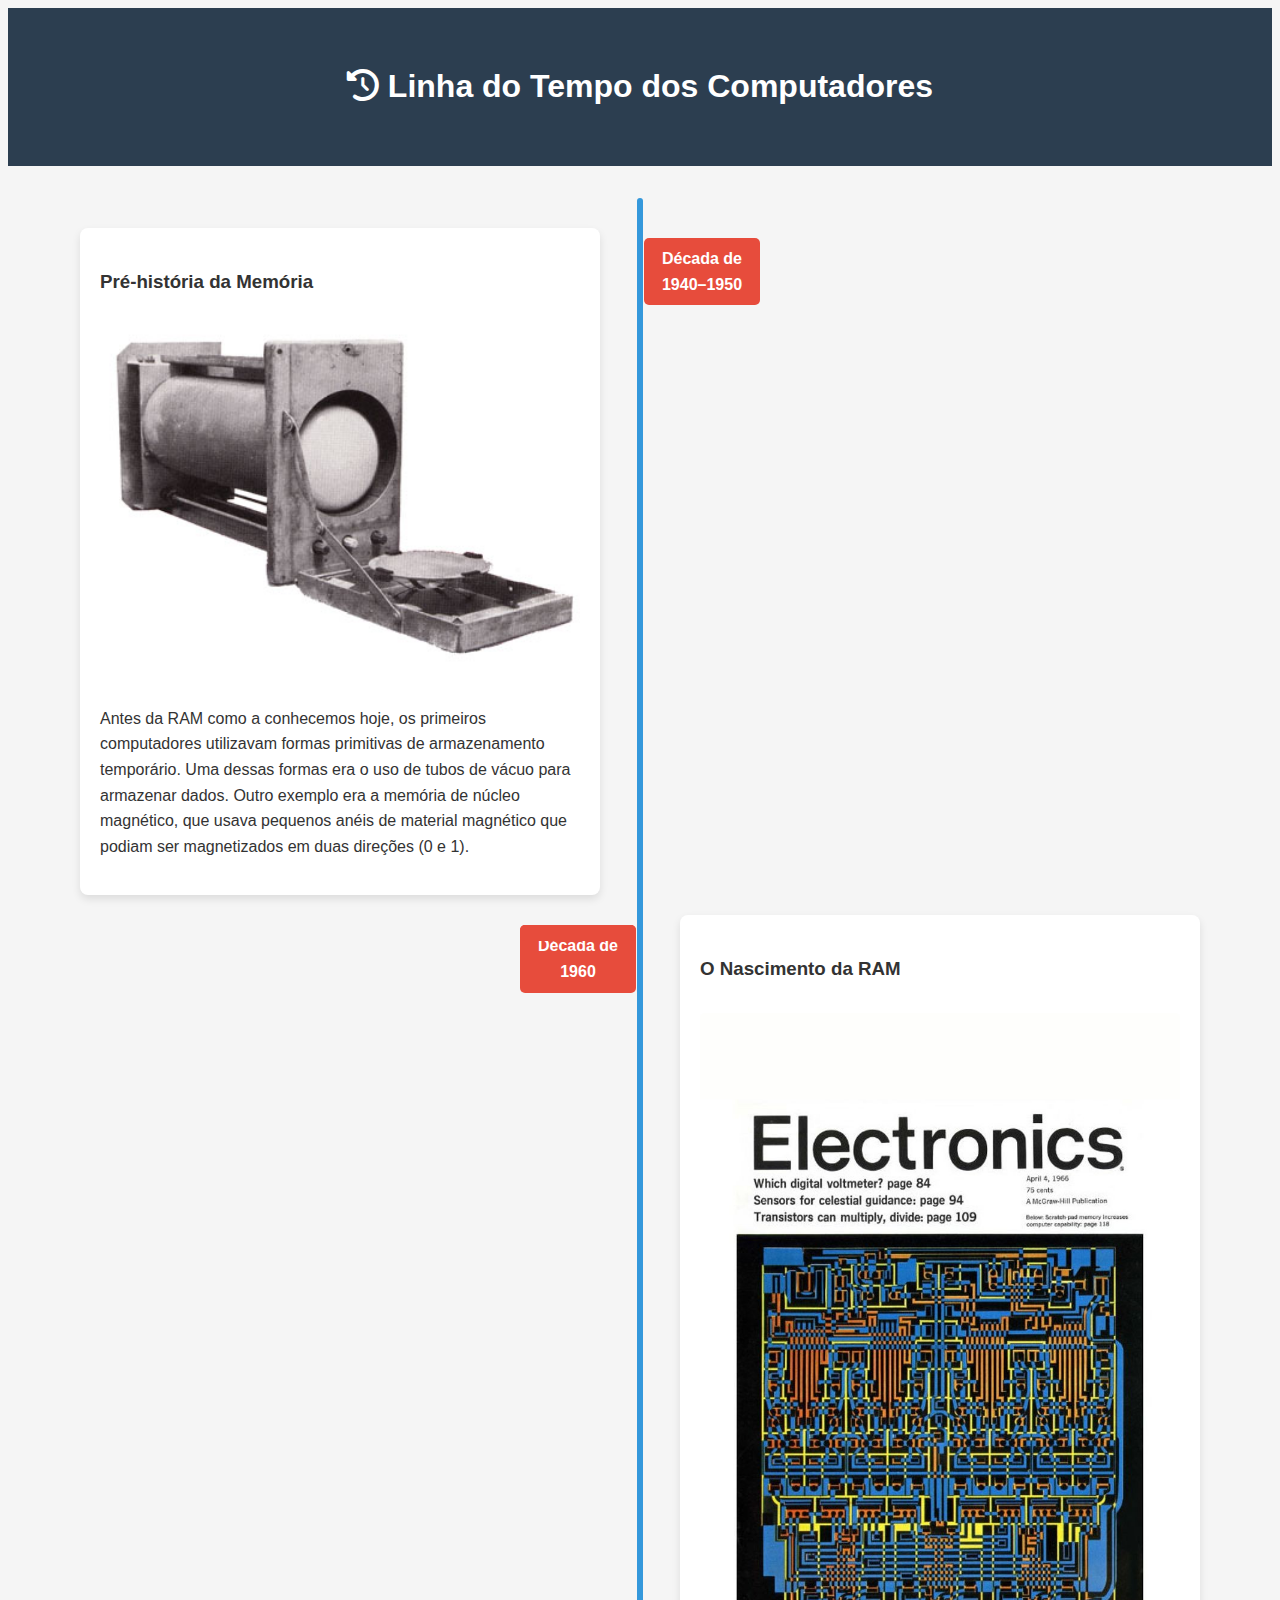
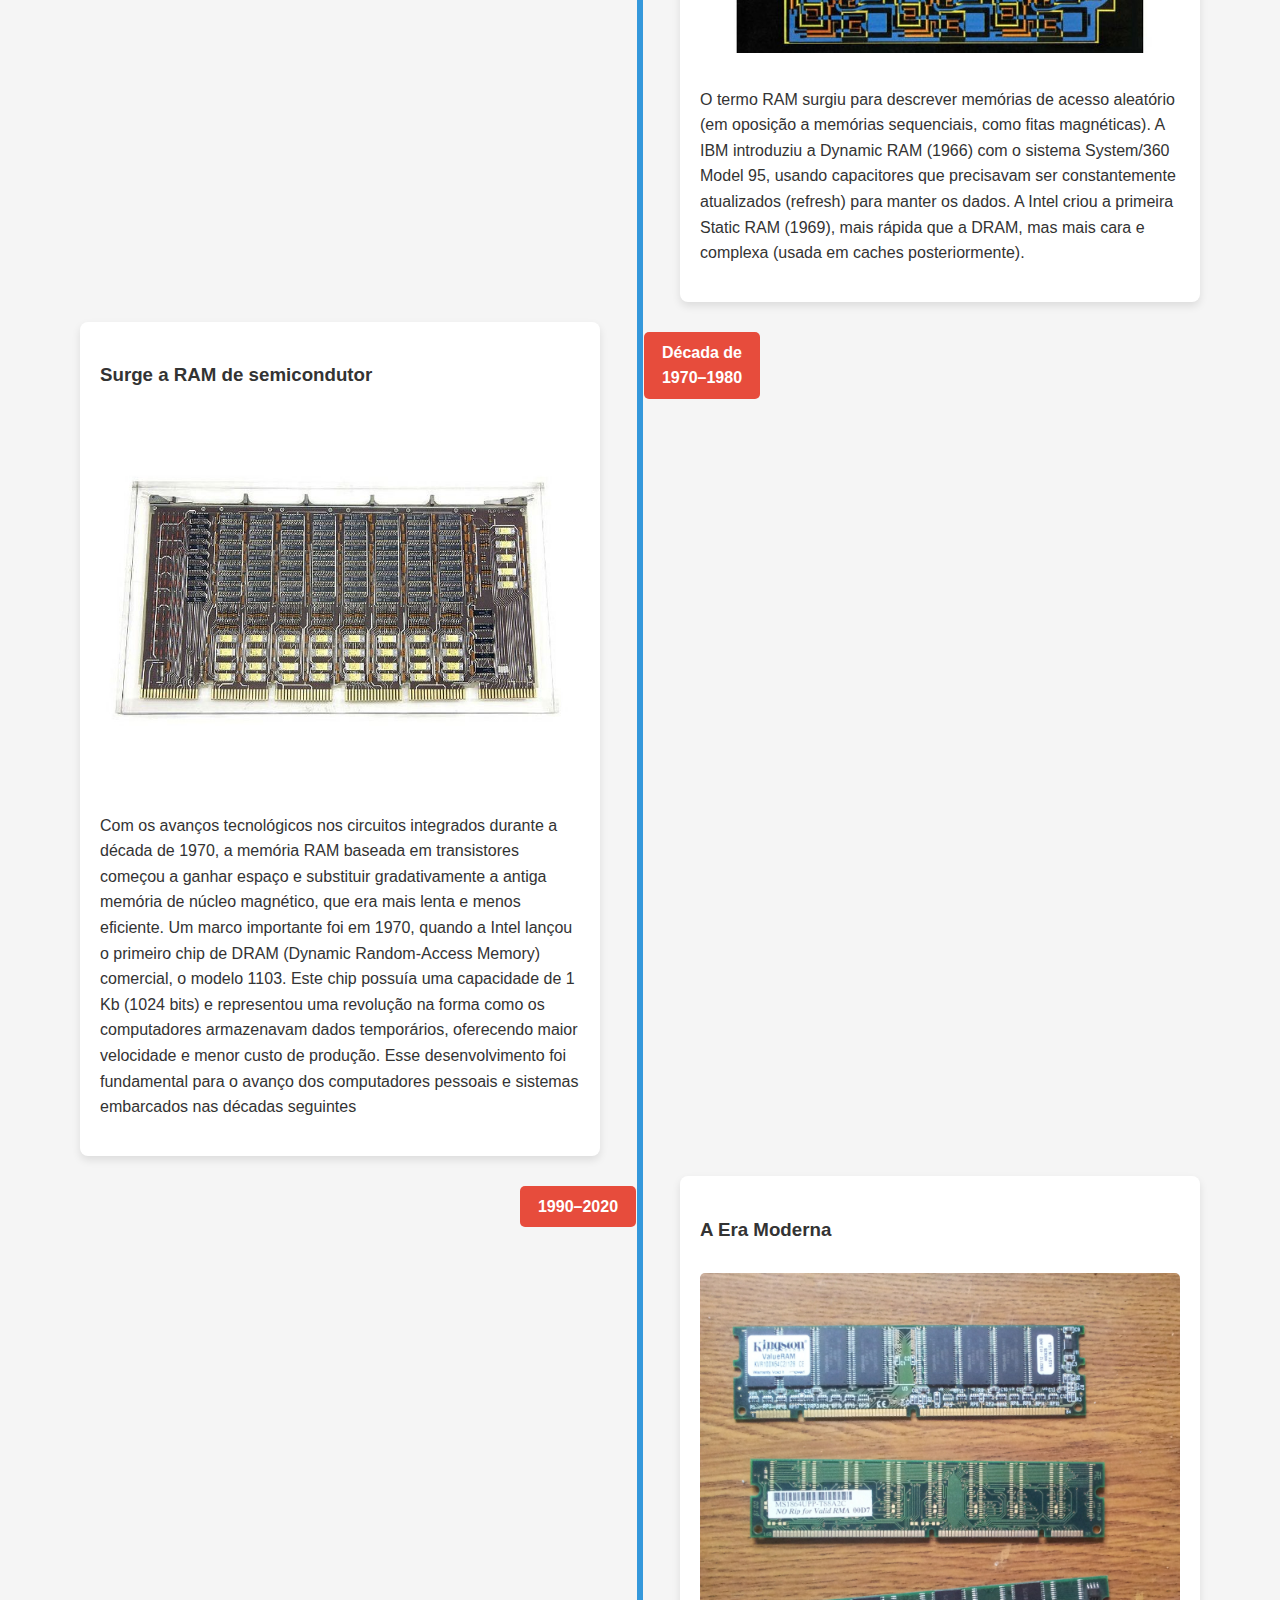
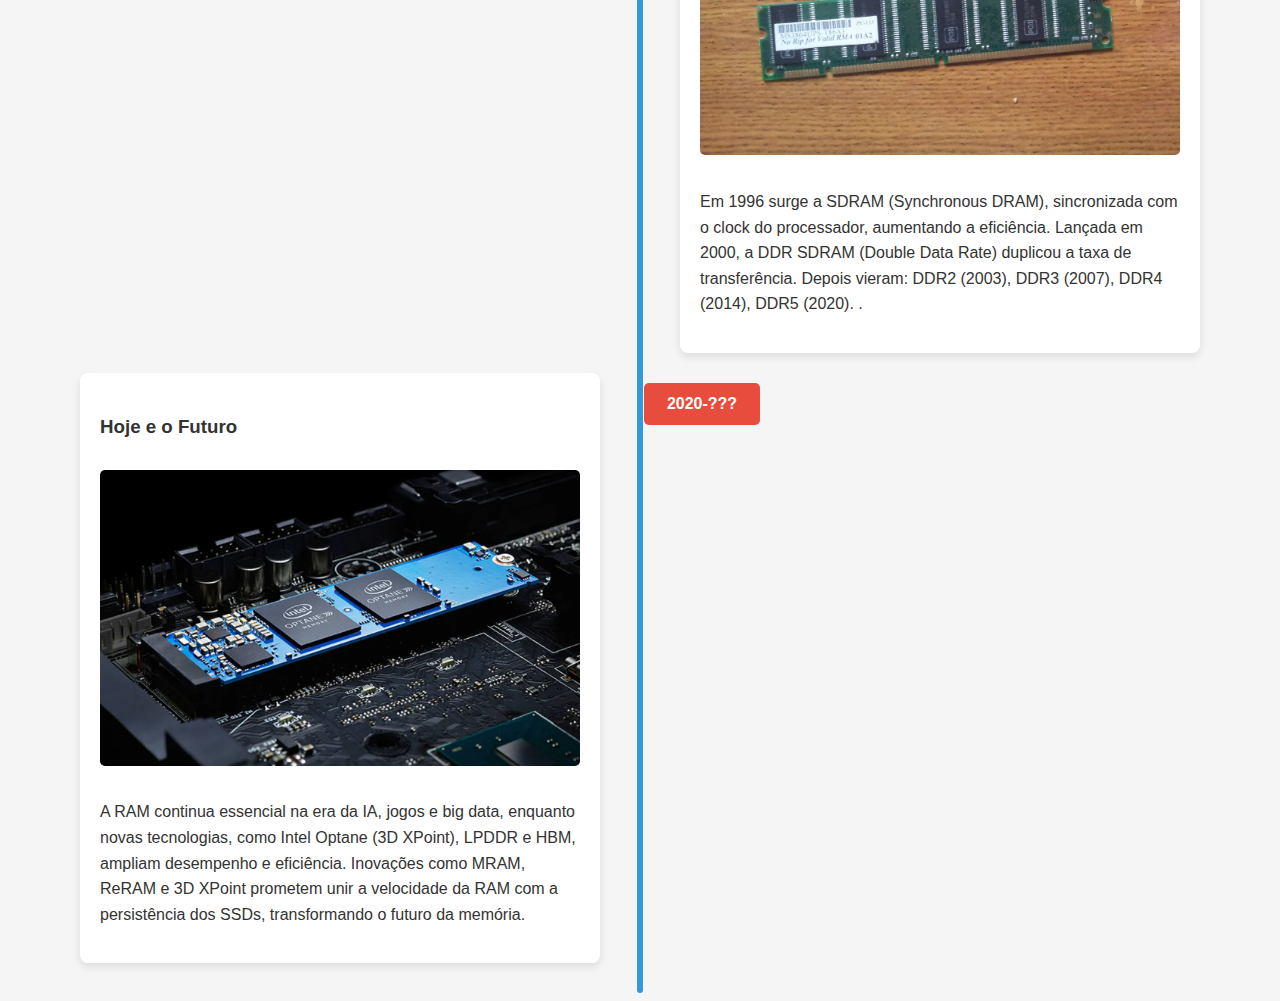
<file: ram.html>
<!DOCTYPE html>
<html lang="pt-BR">
<head>
    <meta charset="UTF-8">
    <meta name="viewport" content="width=device-width, initial-scale=1.0">
    <title>Linha do Tempo - Museu da Computação</title>
    <link rel="stylesheet" href="timeline.css">
    <link rel="stylesheet" href="https://cdnjs.cloudflare.com/ajax/libs/font-awesome/6.4.0/css/all.min.css">
</head>
<body>
    <!-- Cabeçalho -->
    <header>
        <h1><i class="fas fa-history"></i> Linha do Tempo dos Computadores</h1>
        <!--<p>Principais marcos tecnológicos desde 1800 até hoje</p>-->
    </header>

    <!-- Linha do Tempo -->
    <div class="timeline">
        <!-- Exemplo de item (você pode adicionar quantos quiser) -->
        <div class="timeline-item">
            <div class="timeline-date">Década de 1940–1950</div>
            <div class="timeline-content">
                <h3> Pré-história da Memória</h3>
                <img src="img/Williams-tube.jpg" alt="imagem">
                <p>Antes da RAM como a conhecemos hoje, os primeiros computadores utilizavam formas primitivas de armazenamento temporário. Uma dessas formas era o uso de tubos de vácuo para armazenar dados. Outro exemplo era a memória de núcleo magnético, que usava pequenos anéis de material magnético que podiam ser magnetizados em duas direções (0 e 1).</p>
                <!--<a href="#" class="btn">Saiba mais</a>-->
            </div>
        </div>

        <!-- Novo item (modelo para copiar/colar) -->
        <div class="timeline-item">
            <div class="timeline-date">Década de 1960</div>
            <div class="timeline-date"></div>
            <div class="timeline-content">
                <h3>O Nascimento da RAM</h3>
                <img src="img/timeline_memorystorage_1966.electronicsmagazine.jpg" alt="Capa da edição de 4 de abril de 1966 da revista Electronics">
                <p>O termo RAM surgiu para descrever memórias de acesso aleatório (em oposição a memórias sequenciais, como fitas magnéticas). A IBM introduziu a Dynamic RAM (1966) com o sistema System/360 Model 95, usando capacitores que precisavam ser constantemente atualizados (refresh) para manter os dados. A Intel criou a primeira Static RAM (1969), mais rápida que a DRAM, mas mais cara e complexa (usada em caches posteriormente).</p>
                <!--<a href="#" class="btn">Saiba mais</a>-->
            </div>
        </div>
        <div class="timeline-item">
            <div class="timeline-date">Década de 1970–1980</div>
            <div class="timeline-content">
                <h3> Surge a RAM de semicondutor</h3>
                <img src="img/timeline_memorystorage_1971.intel1103.jpg" alt="Placa de memória do minicomputador DEC PDP-11 com chips de memória Intel 1103">
                <p>Com os avanços tecnológicos nos circuitos integrados durante a década de 1970, a memória RAM baseada em transistores começou a ganhar espaço e substituir gradativamente a antiga memória de núcleo magnético, que era mais lenta e menos eficiente. Um marco importante foi em 1970, quando a Intel lançou o primeiro chip de DRAM (Dynamic Random-Access Memory) comercial, o modelo 1103. Este chip possuía uma capacidade de 1 Kb (1024 bits) e representou uma revolução na forma como os computadores armazenavam dados temporários, oferecendo maior velocidade e menor custo de produção. Esse desenvolvimento foi fundamental para o avanço dos computadores pessoais e sistemas embarcados nas décadas seguintes</p>
                <!--<a href="#" class="btn">Saiba mais</a>-->
            </div>
        </div>
        <div class="timeline-item">
            <div class="timeline-date">1990–2020</div>
            <div class="timeline-content">
                <h3>A Era Moderna</h3>
                <img src="img/SDRAM_memory_module.jpg" alt="imagem">
                <p>Em 1996 surge a SDRAM (Synchronous DRAM), sincronizada com o clock do processador, aumentando a eficiência. Lançada em 2000, a DDR SDRAM (Double Data Rate) duplicou a taxa de transferência. Depois vieram: DDR2 (2003), DDR3 (2007), DDR4 (2014), DDR5 (2020).

.</p>
                <!--<a href="#" class="btn">Saiba mais</a>-->
            </div>
        </div>
        <div class="timeline-item">
            <div class="timeline-date">2020-???</div>
            <div class="timeline-content">
                <h3>Hoje e o Futuro</h3>
                <img src="img/optane.png" alt="imagem">
                <p>A RAM continua essencial na era da IA, jogos e big data, enquanto novas tecnologias, como Intel Optane (3D XPoint), LPDDR e HBM, ampliam desempenho e eficiência. Inovações como MRAM, ReRAM e 3D XPoint prometem unir a velocidade da RAM com a persistência dos SSDs, transformando o futuro da memória.</p>
                <!--<a href="#" class="btn">Saiba mais</a>-->
            </div>
        </div>

    </div>

    <!-- Formulário para adicionar novos itens (opcional)
    <div class="add-event">
        <h2>Adicionar Evento</h2>
        <form id="eventForm">
            <input type="text" placeholder="Ano (ex: 1991)" required>
            <input type="text" placeholder="Título (ex: World Wide Web)" required>
            <textarea placeholder="Descrição"></textarea>
            <input type="text" placeholder="URL da Imagem (opcional)">
            <button type="submit"><i class="fas fa-plus"></i> Adicionar</button>
        </form>
    </div> -->

    <script src="timeline.js"></script>
</body>
</html>
</file>
<file: timeline.css>
/* Estilos Gerais */
body {
    font-family: 'Segoe UI', Tahoma, Geneva, Verdana, sans-serif;
    background: #f5f5f5;
    color: #333;
    line-height: 1.6;
}

header {
    background: #2c3e50;
    color: white;
    text-align: center;
    padding: 2rem 0;
    margin-bottom: 2rem;
}

/* Linha do Tempo */
.timeline {
    position: relative;
    max-width: 1200px;
    margin: 0 auto;
    padding: 20px;
}

.timeline::after {
    content: '';
    position: absolute;
    width: 6px;
    background: #3498db;
    top: 0;
    bottom: 0;
    left: 50%;
    margin-left: -3px;
    border-radius: 10px;
}

.timeline-item {
    padding: 10px 40px;
    position: relative;
    width: 50%;
    box-sizing: border-box;
}

.timeline-item:nth-child(odd) {
    left: 0;
}

.timeline-item:nth-child(even) {
    left: 50%;
}

.timeline-content {
    padding: 20px;
    background: white;
    border-radius: 8px;
    box-shadow: 0 4px 8px rgba(0,0,0,0.1);
}

.timeline-date {
    position: absolute;
    width: 100px;
    background: #e74c3c;
    color: white;
    text-align: center;
    padding: 8px;
    border-radius: 5px;
    font-weight: bold;
    top: 20px;
    z-index: 1;
}

.timeline-item:nth-child(odd) .timeline-date {
    right: -120px;
}

.timeline-item:nth-child(even) .timeline-date {
    left: -120px;
}

.timeline-content img {
    width: 100%;
    border-radius: 5px;
    margin: 10px 0;
}

.btn {
    display: inline-block;
    background: #3498db;
    color: white;
    padding: 8px 16px;
    border-radius: 5px;
    text-decoration: none;
}

/* Formulário */
.add-event {
    background: white;
    max-width: 800px;
    margin: 2rem auto;
    padding: 20px;
    border-radius: 8px;
    box-shadow: 0 4px 8px rgba(0,0,0,0.1);
}

form {
    display: grid;
    gap: 10px;
}

input, textarea {
    padding: 10px;
    border: 1px solid #ddd;
    border-radius: 5px;
}

button {
    background: #27ae60;
    color: white;
    border: none;
    padding: 12px;
    cursor: pointer;
    border-radius: 5px;
}

/* Responsivo */
@media (max-width: 768px) {
    .timeline::after {
        left: 31px;
    }

    .timeline-item {
        width: 100%;
        padding-left: 70px;
        padding-right: 25px;
    }

    .timeline-item:nth-child(even) {
        left: 0;
    }

    .timeline-date {
        left: 15px !important;
    }
}
</file>
